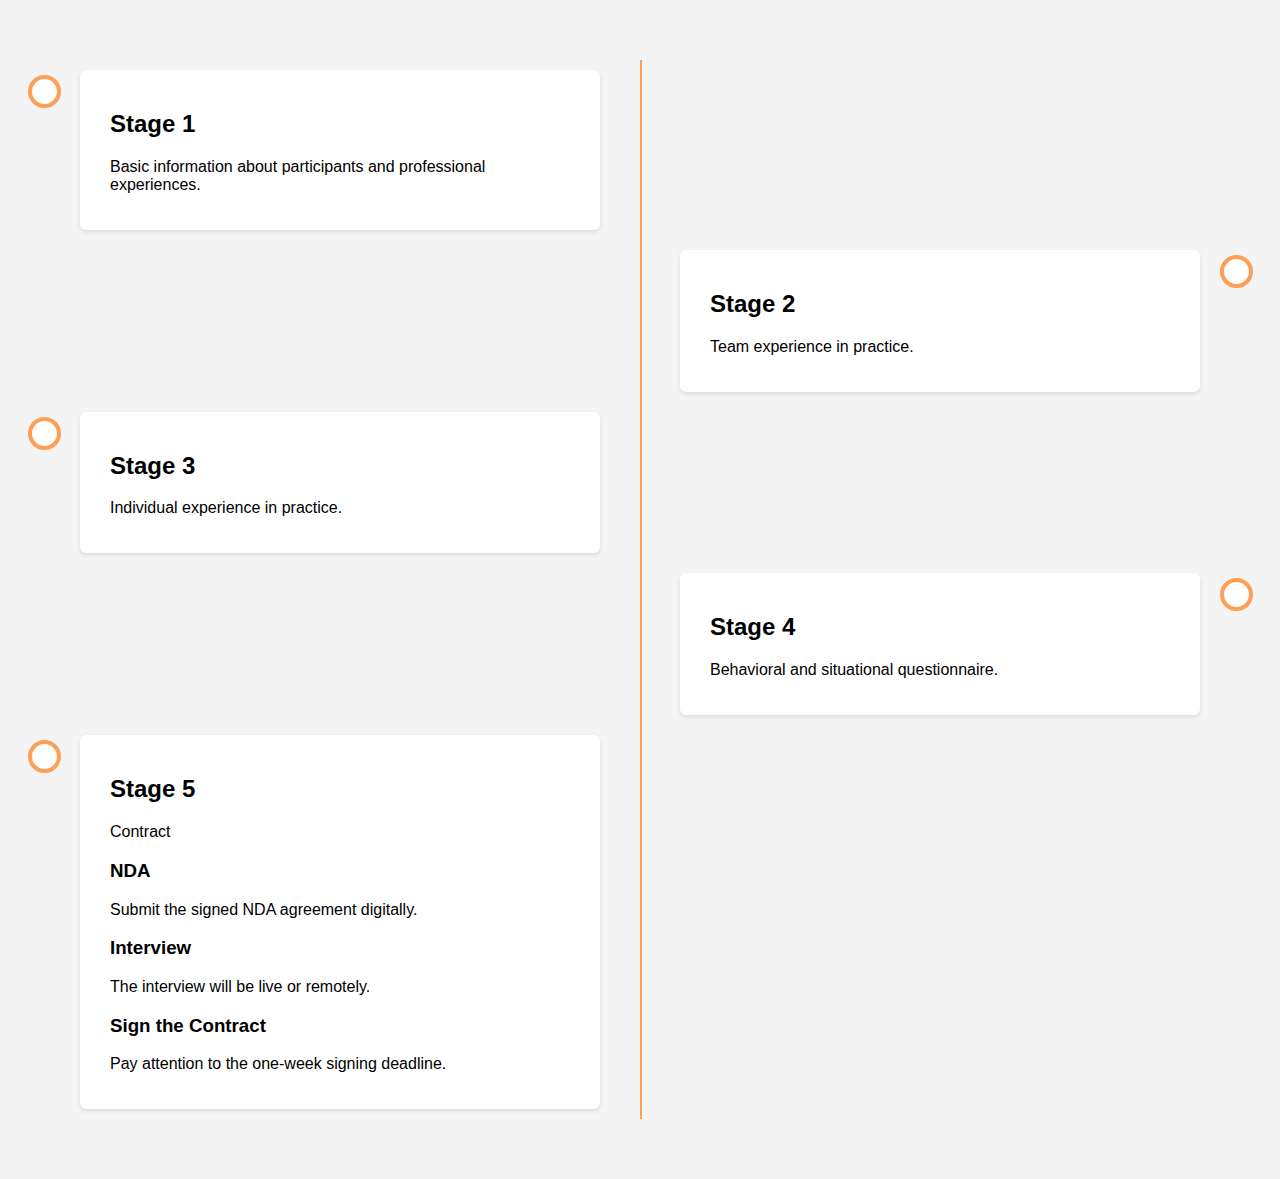
<file: info/index.html>
<!DOCTYPE html>
<html lang="en">
<head>
    <meta charset="UTF-8">
    <meta name="viewport" content="width=device-width, initial-scale=1.0">
    <title>Responsive Timeline</title>
    <link rel="stylesheet" href="styles.css">
</head>
<body>
    <div class="timeline-container" id="timeline">
        <!-- Timeline items will be injected here by JavaScript -->
    </div>
    <script src="script.js"></script>
</body>
</html>
</file>
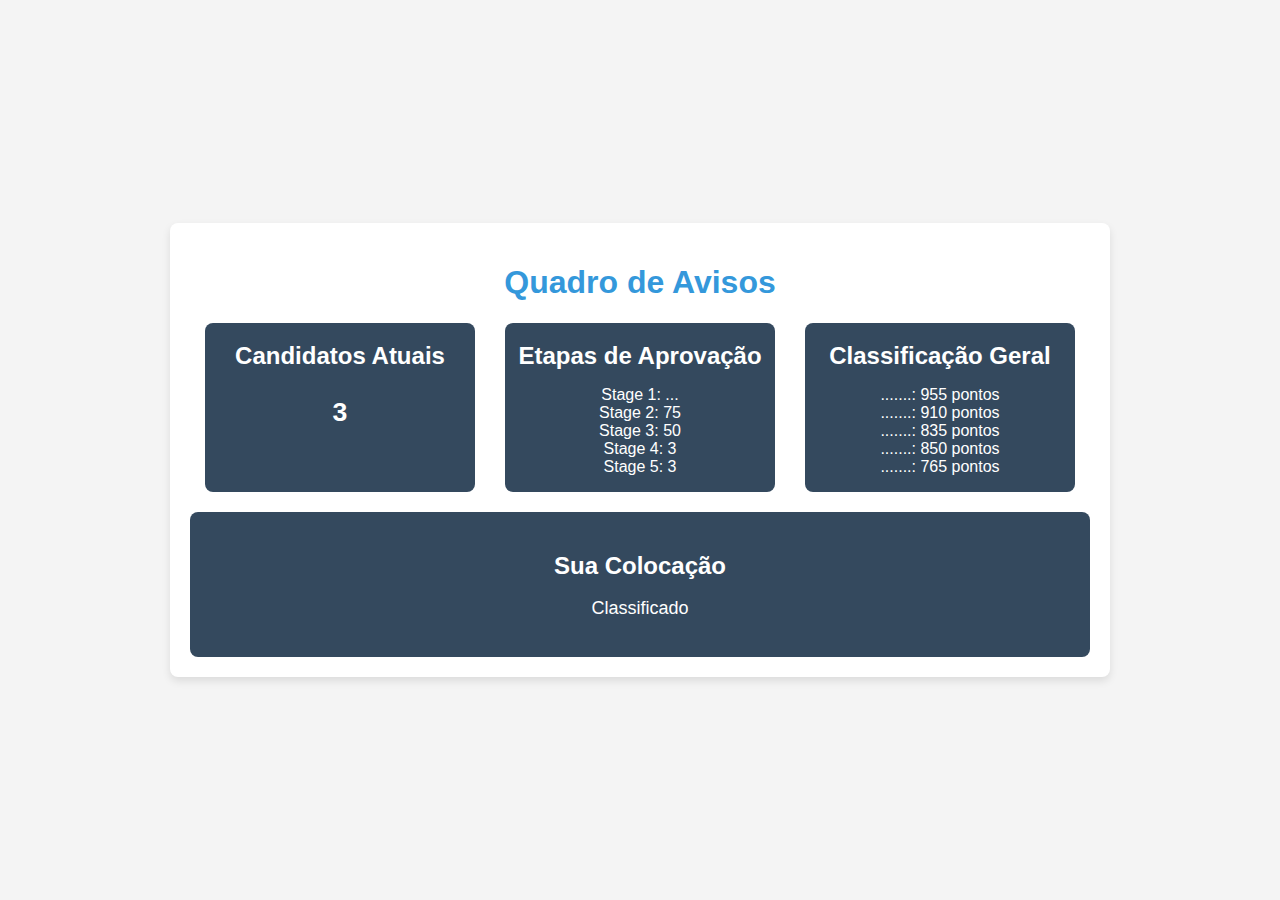
<file: Nova pasta/index.html>
<!DOCTYPE html>
<html lang="en">
<head>
    <meta charset="UTF-8">
    <meta name="viewport" content="width=device-width, initial-scale=1.0">
    <title>Quadro de Avisos</title>
    <link rel="stylesheet" href="styles.css">
</head>
<body>
    <div class="board-container">
        <h1>Quadro de Avisos</h1>
        <div class="summary">
            <div class="summary-item">
                <h2>Candidatos Atuais</h2>
                <p id="total-candidates">0</p>
            </div>
            <div class="summary-item">
                <h2>Etapas de Aprovação</h2>
                <ul id="approval-stages">
                    <!-- Aprovações serão inseridas aqui -->
                </ul>
            </div>
            <div class="summary-item">
                <h2>Classificação Geral</h2>
                <ul id="overall-ranking">
                    <!-- Classificação será inserida aqui -->
                </ul>
            </div>
        </div>
        <div class="user-ranking">
            <h2>Sua Colocação</h2>
            <p id="user-placement">Não classificado</p>
        </div>
    </div>
    <script src="script.js"></script>
</body>
</html>
</file>
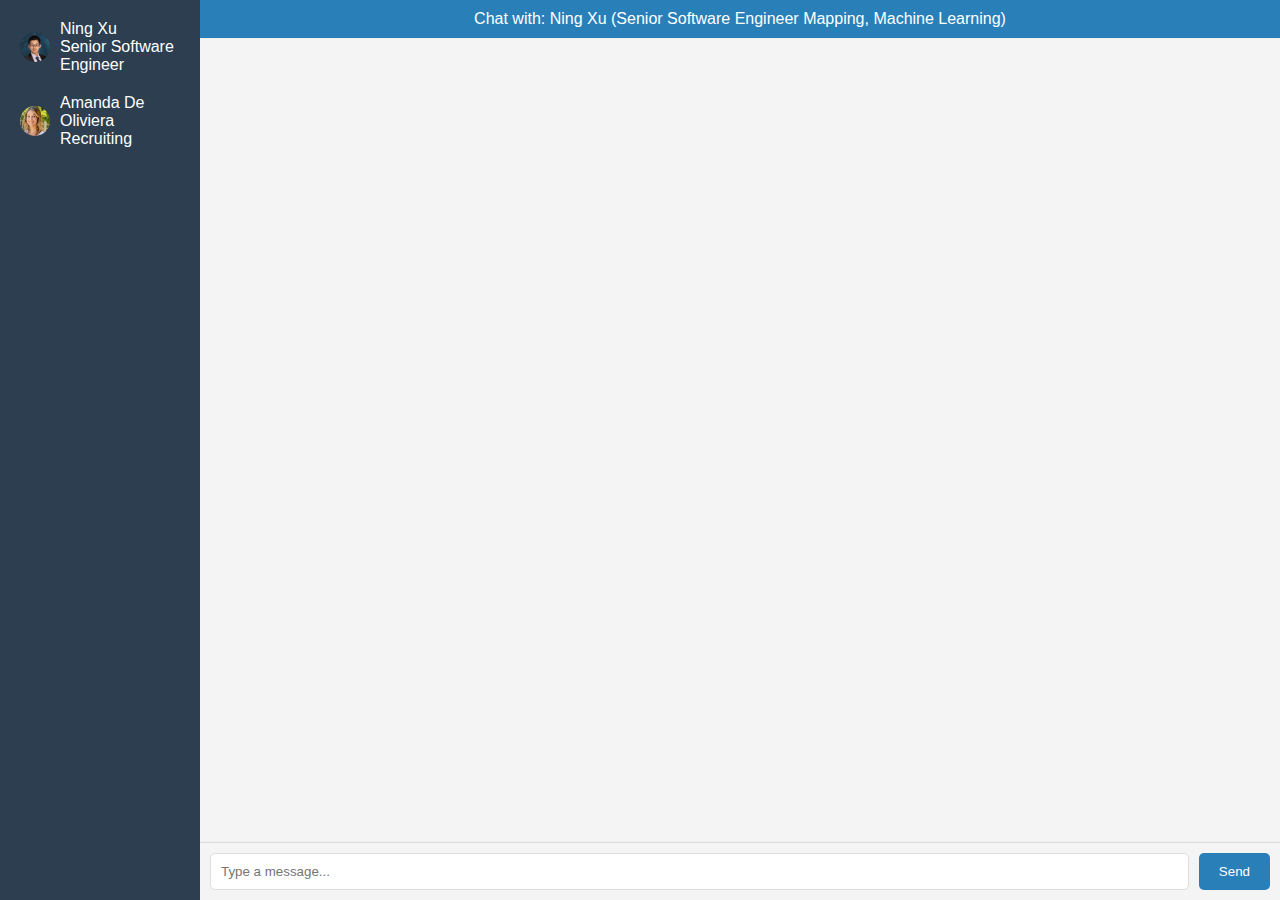
<file: rede/index.html>
<!DOCTYPE html>
<html lang="en">
<head>
    <meta charset="UTF-8">
    <meta name="viewport" content="width=device-width, initial-scale=1.0">
    <title>Chat Application</title>
    <link rel="stylesheet" href="styles.css">
</head>
<body>
    <div class="chat-container">
        <div class="contacts">
            <div class="contact" data-contact="Ning Xu (Senior Software Engineer  Mapping, Machine Learning)">
                <img src="Ning.jpg" alt="Ning Xu" class="contact-photo"> Ning Xu <br> Senior Software Engineer
            </div>
            <div class="contact" data-contact="Amanda De Oliviera (Recruiting)">
                <img src="Amanda.jpg" alt="Amanda De Oliviera" class="contact-photo"> Amanda De Oliviera <br> Recruiting
            </div>
        </div>
        <div class="chat-window">
            <div class="chat-header">
                <span id="chat-with">Chat: </span>
            </div>
<div class="chat-messages" id="chat-messages">
    <!-- Mensagens aqui -->
</div>

            <div class="chat-input">
                <input type="text" id="message-input" placeholder="Type a message..." />
                <button id="send-button">Send</button>
            </div>
        </div>
    </div>
    <script src="script.js"></script>
</body>
</html>
</file>
<file: info/styles.css>
/* styles.css */
body {
    font-family: Arial, sans-serif;
    background-color: #f4f4f4;
    margin: 0;
    padding: 20px;
}

.timeline-container {
    position: relative;
    max-width: 1200px;
    margin: auto;
    padding: 40px 0;
}

.timeline-item {
    padding: 10px 40px;
    position: relative;
    background-color: inherit;
    width: 50%;
    box-sizing: border-box;
}

.timeline-item::after {
    content: '';
    position: absolute;
    width: 25px;
    height: 25px;
    right: -12.5px;
    background-color: white;
    border: 4px solid #FF9F55;
    top: 15px;
    border-radius: 50%;
    z-index: 1;
}

.left {
    left: 0;
}

.right {
    left: 50%;
}

.left::before {
    content: " ";
    height: 100%;
    width: 2px;
    background-color: #FF9F55;
    position: absolute;
    left: 100%;
    top: 0;
    box-sizing: border-box;
}

.right::before {
    content: " ";
    height: 100%;
    width: 2px;
    background-color: #FF9F55;
    position: absolute;
    right: 99.6%;
    top: 0;
    box-sizing: border-box;
}

.left::after {
    left: -12.5px;
}

.right::after {
    right: -12.5px;
}

.timeline-item-content {
    padding: 20px 30px;
    background-color: white;
    position: relative;
    border-radius: 6px;
    box-shadow: 0 2px 4px rgba(0, 0, 0, 0.1);
}

@media screen and (max-width: 600px) {
    .timeline-container {
        width: 100%;
        padding: 0;
    }
    .timeline-item {
        width: 100%;
        padding-left: 70px;
        padding-right: 25px;
    }
    .timeline-item::before {
        left: 60px;
    }
    .left::before, .right::before {
        left: 60px;
    }
    .left::after, .right::after {
        left: 15px;
    }
}
</file>
<file: Nova pasta/styles.css>
/* styles.css */
body {
    font-family: "Open Sans", "Helvetica", "sans-serif";
    background-color: #f4f4f4;
    margin: 0;
    padding: 0px;
    display: flex;
    justify-content: center;
    align-items: center;
    height: 100vh;
}

.board-container {
    width: 80%;
    max-width: 900px;
    background-color: white;
    box-shadow: 0 4px 8px rgba(0, 0, 0, 0.1);
    border-radius: 8px;
    padding: 20px;
}

h1 {
    text-align: center;
    color: #3498db;
}

.summary {
    display: flex;
    justify-content: space-around;
    margin-top: 20px;
}

.summary-item {
    background-color: #34495e;
    padding: 0;
    border-radius: 8px;
    width: 30%;
    text-align: center;
}

.summary-item h2 {
    color: #ffffff;
    margin-bottom: 10px;
}

.summary-item p,
.summary-item ul {
    font-size: 16px;
    color: white;
}

.summary-item ul {
    list-style-type: none;
    padding: 0;
}

.user-ranking {
    margin-top: 20px;
    text-align: center;
    background-color: #34495e;
    padding: 20px;
    border-radius: 8px;
}

.user-ranking h2 {
    color: white;
    margin-bottom: 10px;
}

.user-ranking p {
    font-size: 18px;
    color: white;
}
p#total-candidates {
    font-size: 20pt;
    font-weight: 900;
}
</file>
<file: rede/styles.css>
/* styles.css */

body {
    font-family: Arial, sans-serif;
    background-color: #f4f4f4;
    margin: 0;
    padding: 0;
}

.chat-container {
    display: flex;
    height: 100vh;
}

.contacts {
    width: 200px;
    background-color: #2c3e50;
    color: white;
    padding: 10px;
    box-sizing: border-box;
}

.contact {
    display: flex;
    align-items: center;
    padding: 10px;
    cursor: pointer;
    transition: background-color 0.3s;
}

.contact:hover {
    background-color: #34495e;
}

.contact-photo {
    width: 30px;
    height: 30px;
    border-radius: 50%;
    margin-right: 10px;
}

.chat-window {
    flex: 1;
    display: flex;
    flex-direction: column;
}

.chat-header {
    background-color: #2980b9;
    color: white;
    padding: 10px;
    text-align: center;
}



.chat-message {
    display: flex;
    align-items: center;
    margin-bottom: 15px;
}

.chat-message.you {
    flex-direction: row-reverse;
}

.chat-message .photo {
    width: 40px;
    height: 40px;
    border-radius: 50%;
    margin: 0 10px;
}

.chat-message .text-container {
    background-color: #ecf0f1;
    border-radius: 10px;
    padding: 10px;
    max-width: 60%;
}

.chat-message .text-container.you {
    background-color: #3498db;
    color: white;
    align-self: flex-end;
}

.chat-message .text-container.other {
    background-color: #ecf0f1;
    color: black;
}

.chat-message .timestamp {
    font-size: 12px;
    color: #7f8c8d;
    margin-top: 5px;
    display: block;
}

.chat-input {
    display: flex;
    padding: 10px;
    border-top: 1px solid #ddd;
}

#message-input {
    flex: 1;
    padding: 10px;
    border: 1px solid #ddd;
    border-radius: 5px;
}

#send-button {
    background-color: #2980b9;
    color: white;
    border: none;
    padding: 10px 20px;
    margin-left: 10px;
    border-radius: 5px;
    cursor: pointer;
}

#send-button:hover {
    background-color: #3498db;
}
/* styles.css */

.chat-messages {
    padding: 20px;
    flex-grow: 1;
    overflow-y: auto;
    border-top: 1px solid #ecf0f1;
    border-bottom: 1px solid #ecf0f1;
	overflow: scroll;
    height: 400px;
}


.chat-message .timestamp {
    display: block;
    font-size: 12px;
    color: #f5f5f5;
    margin-top: 5px;
}
.date-divider{
text-align: center;
    color: #ffffff;
    margin-top: 20px;
    margin-bottom: 10px;
    background: #2c3e50;
    margin-right: 470px;
    margin-left: 470px;
    padding: 4px;
    border-radius: 30px;
	}
</file>
